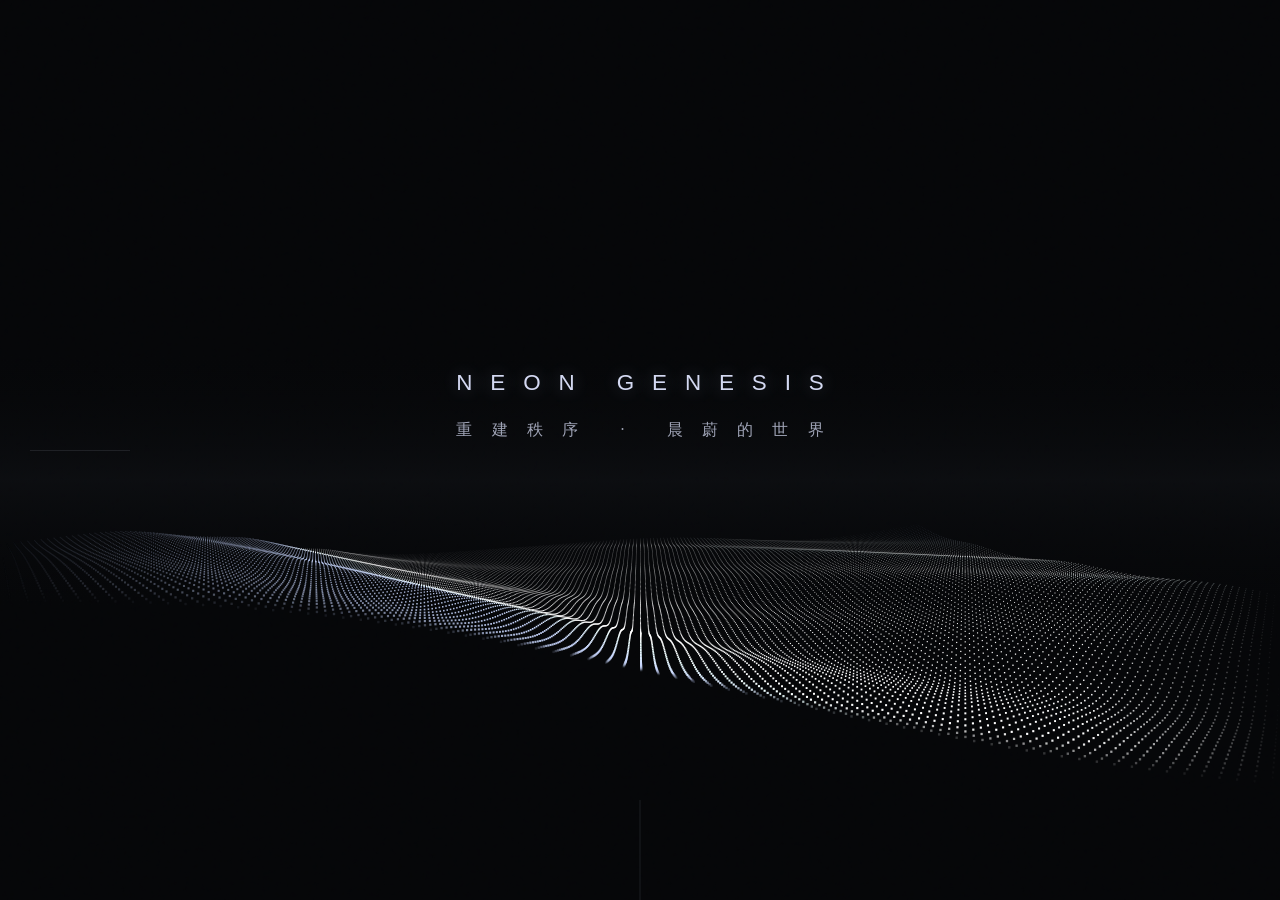
<file: index.html>
<!DOCTYPE html>
<html lang="zh-CN">
<head>
    <meta charset="UTF-8">
    <meta name="viewport" content="width=device-width, initial-scale=1.0">
    <title>Site Under Construction</title>
    <style>
        body, html {
            margin: 0; padding: 0; width: 100%; height: 100%;
            background-color: #050608; overflow: hidden;
            font-family: 'Helvetica Neue', Helvetica, Arial, sans-serif;
        }

        /* 噪点层 */
        #noise-layer {
            position: fixed; top: 0; left: 0; width: 100%; height: 100%;
            z-index: 50; pointer-events: none; opacity: 0.07;
            background-image: url("data:image/svg+xml,%3Csvg viewBox='0 0 200 200' xmlns='http://www.w3.org/2000/svg'%3E%3Cfilter id='noiseFilter'%3E%3CfeTurbulence type='fractalNoise' baseFrequency='0.8' numOctaves='3' stitchTiles='stitch'/%3E%3C/filter%3E%3Crect width='100%25' height='100%25' filter='url(%23noiseFilter)'/%3E%3C/svg%3E");
            mix-blend-mode: overlay;
        }

        #world-canvas { display: block; position: absolute; top: 0; left: 0; z-index: 1; }
        .ui-layer { position: fixed; top: 0; left: 0; width: 100%; height: 100%; z-index: 100; pointer-events: none; }

        .center-content {
            position: absolute; top: 45%; left: 50%;
            transform: translate(-50%, -50%);
            text-align: center; width: 100%;
            mix-blend-mode: hard-light;
        }

        h1 {
            font-weight: 300; font-size: 1.4rem; color: #e0e5ff;
            text-transform: uppercase; margin: 0 0 1.5rem 0; opacity: 0.95;
            letter-spacing: 0.8em; text-indent: 0.8em;
            text-shadow: 0 0 20px rgba(200, 220, 255, 0.4);
        }

        .subtitle-cn {
            font-family: "Songti SC", "Noto Serif SC", "STSong", "SimSun", serif;
            font-weight: 400; font-size: 1rem; color: rgba(224, 229, 255, 0.7);
            letter-spacing: 1.2em; text-indent: 1.2em;
        }

        .line { position: absolute; background: rgba(220, 230, 255, 0.1); }
        .l-vert { width: 1px; height: 100px; left: 50%; bottom: 0; transform: translateX(-50%); }
        .l-hori { width: 100px; height: 1px; top: 50%; left: 30px; }
    </style>
</head>
<body>
    <div id="noise-layer"></div>
    <canvas id="world-canvas"></canvas>
    
    <div class="ui-layer">
        <div class="line l-vert"></div>
        <div class="line l-hori"></div>
        <div class="center-content">
            <h1>NEON GENESIS</h1>
            <div class="subtitle-cn">重建秩序 · 晨蔚的世界</div>
        </div>
    </div>

    <script>
        const canvas = document.getElementById('world-canvas');
        const ctx = canvas.getContext('2d');
        let width, height;

        const CONFIG = {
            gridSize: 18,       // 高密度
            viewDistance: 160,  // 高视距
            speed: 0.8,
            fov: 650,
            nearFadeLimit: 100, 
            farFadeLimit: 3000,
            sideFadeMargin: 200, // 【新配置】两侧边缘渐变区域宽度 (像素)
            cameraHeight: 200
        };

        let flightOffset = 0;

        function resize() {
            width = window.innerWidth;
            height = window.innerHeight;
            canvas.width = width;
            canvas.height = height;
        }
        window.addEventListener('resize', resize);
        resize();

        // 数学沙丘模型
        function getDuneHeight(x, z) {
            let y = Math.sin(x * 0.001 + z * 0.0008) * 80;
            y += Math.sin(x * 0.0025 + z * 0.002 + 100) * 35;
            y += Math.sin(x * 0.005 + z * 0.01) * 5;
            return y * 1.2; 
        }

        function draw() {
            ctx.fillStyle = "#050608";
            ctx.fillRect(0, 0, width, height);

            flightOffset -= CONFIG.speed;
            let gridShift = flightOffset % CONFIG.gridSize;
            const horizonY = height * 0.55;

            // 氛围光
            const gradient = ctx.createLinearGradient(0, horizonY - 150, 0, horizonY + 120);
            gradient.addColorStop(0, "rgba(0,0,0,0)");
            gradient.addColorStop(0.5, "rgba(200, 220, 255, 0.03)"); 
            gradient.addColorStop(1, "rgba(0,0,0,0)");
            ctx.fillStyle = gradient;
            ctx.fillRect(0, horizonY - 150, width, 270);

            // 增加列数以确保覆盖到屏幕外，供渐变使用
            const cols = Math.ceil(width / CONFIG.gridSize * 1.8) + 40; 
            const rows = CONFIG.viewDistance;
            const cx = width / 2;
            const cy = horizonY;

            for (let z = 0; z < rows; z++) {
                let localZ = z * CONFIG.gridSize + gridShift;
                if (localZ <= 0 || localZ > CONFIG.farFadeLimit) continue;

                const scale = CONFIG.fov / (CONFIG.fov + localZ);
                
                // --- 纵向透明度计算 (远近) ---
                let distRatio = localZ / CONFIG.farFadeLimit;
                let opacityFar = 1 - Math.pow(distRatio, 2); 
                let opacityNear = 1;
                if (localZ < CONFIG.nearFadeLimit) opacityNear = localZ / CONFIG.nearFadeLimit; 
                let opacityDepth = opacityFar * opacityNear; // 合并远近透明度

                for (let x = -cols/2; x < cols/2; x++) {
                    let worldX = x * CONFIG.gridSize;
                    let absoluteZ = z * CONFIG.gridSize + flightOffset;
                    
                    let duneHeight = getDuneHeight(worldX, absoluteZ);
                    let worldY = CONFIG.cameraHeight + duneHeight;

                    let screenX = cx + worldX * scale;
                    let screenY = cy + worldY * scale;

                    // --- 【核心修改】横向透明度计算 (两侧边缘) ---
                    // 计算粒子距离左右屏幕边缘的距离
                    let distToLeft = screenX;
                    let distToRight = width - screenX;
                    // 取最近边缘的距离
                    let closestEdgeDist = Math.min(distToLeft, distToRight);

                    let opacitySide = 1.0;
                    // 如果进入了边缘渐变区 (比如距离边缘小于 200px)
                    if (closestEdgeDist < CONFIG.sideFadeMargin) {
                        // 计算渐变比例 (距离越近越透明)
                        opacitySide = closestEdgeDist / CONFIG.sideFadeMargin;
                        // 确保不小于0
                        opacitySide = Math.max(0, opacitySide);
                    }

                    // --- 最终透明度合成 ---
                    // 深度透明度 * 横向透明度
                    let finalAlpha = opacityDepth * opacitySide;

                    // 性能优化：剔除几乎透明的粒子
                    if (finalAlpha < 0.01) continue;
                    
                    let size = Math.max(0.6, 2.5 * scale);
                    let brightness = 1 + (duneHeight / 150); 
                    
                    let r = 200 * brightness; let g = 215 * brightness; let b = 255 * brightness;
                    r = r > 255 ? 255 : (r < 0 ? 0 : r);
                    g = g > 255 ? 255 : (g < 0 ? 0 : g);
                    b = b > 255 ? 255 : (b < 0 ? 0 : b);

                    ctx.fillStyle = `rgba(${r}, ${g}, ${b}, ${finalAlpha})`;
                    ctx.fillRect(screenX, screenY, size, size);
                }
            }
            requestAnimationFrame(draw);
        }
        draw();
    </script>
</body>
</html>
</file>
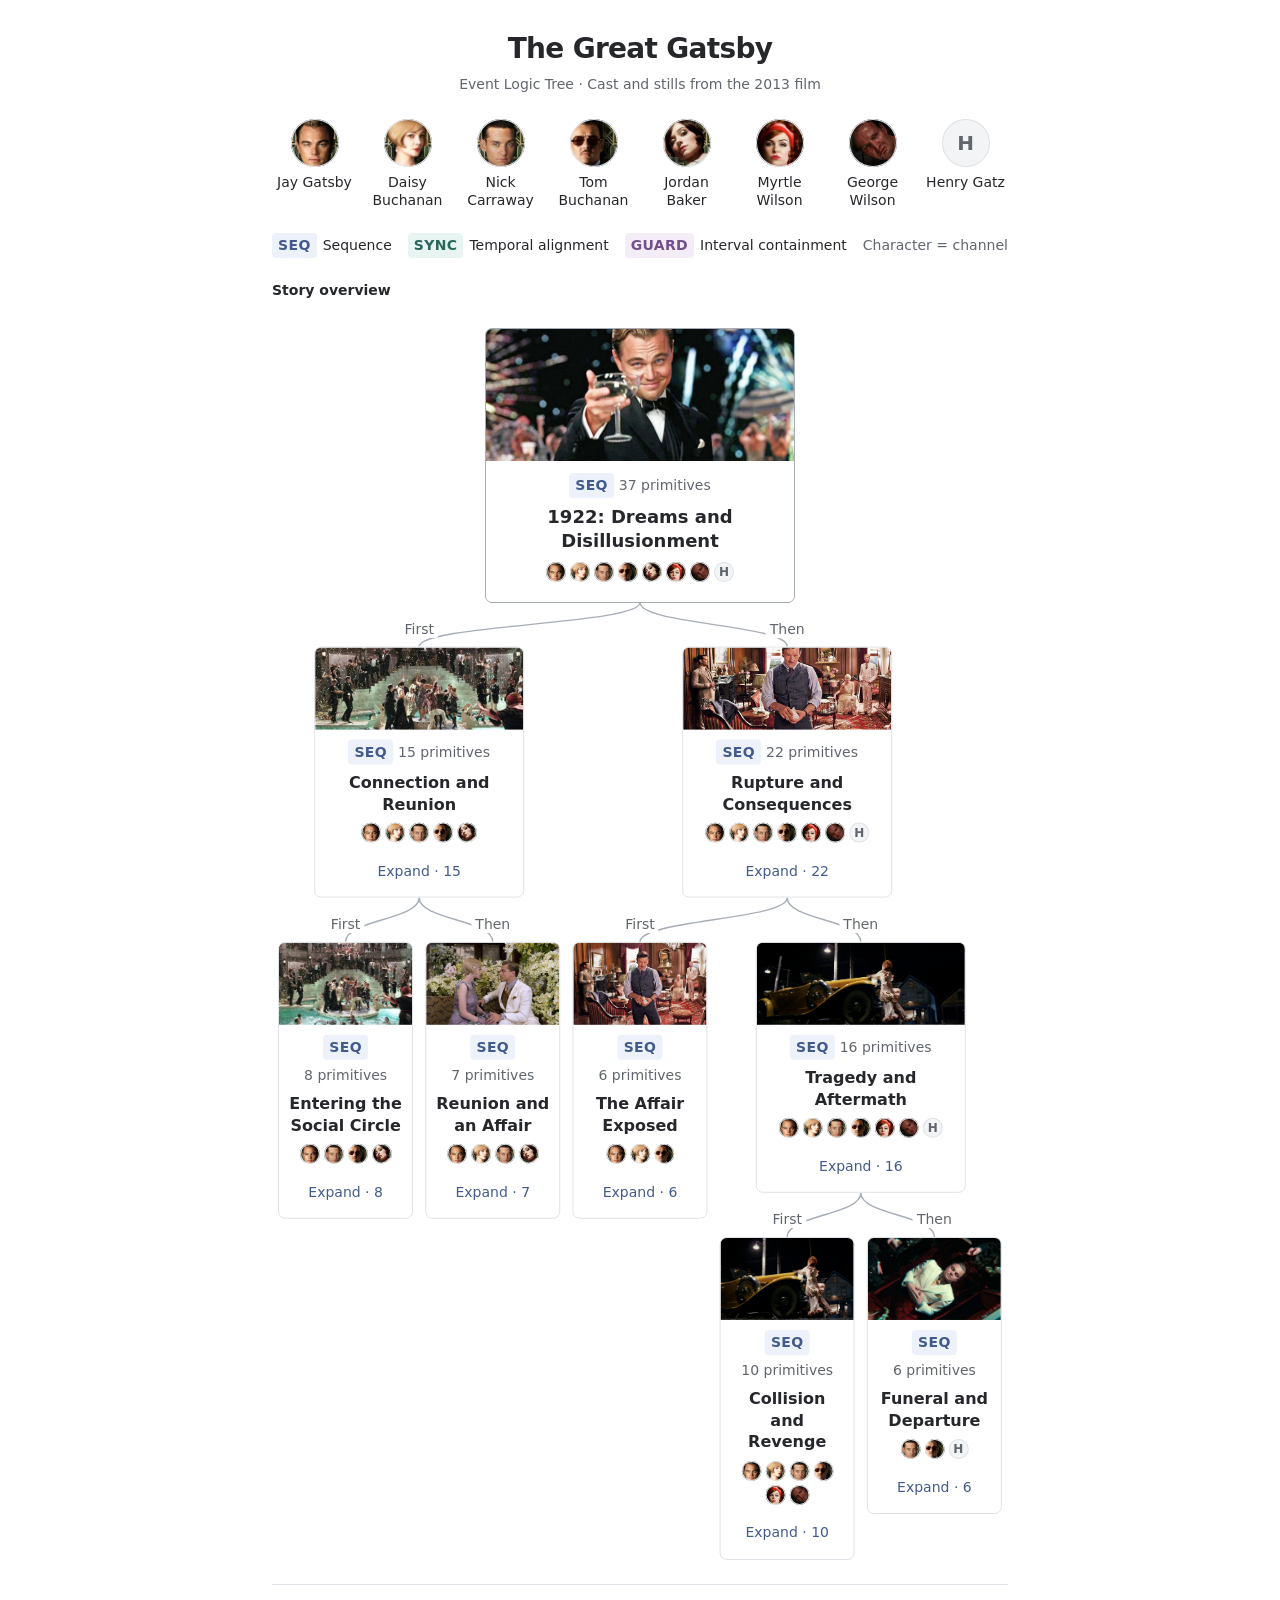
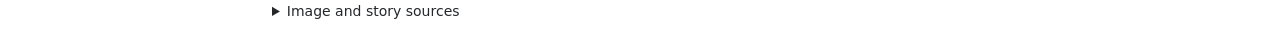
<file: projects/elt/index.html>
<!doctype html>
<html lang="en">
  <head>
    <meta charset="utf-8">
    <meta name="viewport" content="width=device-width, initial-scale=1">
    <meta name="color-scheme" content="light dark">
    <title>The Great Gatsby — Event Logic Tree</title>
    <meta name="description" content="Explore the story of The Great Gatsby through a binary Event Logic Tree, with character channels, sequences, temporal alignment, and interval containment.">
    <link rel="canonical" href="https://cw-wan.github.io/projects/elt/">
    <link rel="icon" href="data:,">
    <link rel="stylesheet" href="./styles.css">
    <script type="module" src="./renderer.js"></script>
  </head>
  <body>
    <a class="skip-link" href="#breadcrumbs">Skip to the event tree</a>
    <main class="elt-app">
      <header class="page-heading">
        <h1>The Great Gatsby</h1>
        <p class="subtitle">Event Logic Tree · Cast and stills from the 2013 film</p>
      </header>

      <section class="cast-section" aria-label="Character channels">
        <div id="cast" class="cast"></div>
      </section>

      <section class="legend" aria-label="Event logic operators">
        <button type="button" class="legend-item" data-operator="SEQ" data-tooltip="Sequence: the first child is followed by the second child.">
          <span class="operator">SEQ</span><span>Sequence</span>
        </button>
        <button type="button" class="legend-item" data-operator="SYNC" data-tooltip="Temporal alignment: two character projections of the same shared event, not independent evidence.">
          <span class="operator">SYNC</span><span>Temporal alignment</span>
        </button>
        <button type="button" class="legend-item" data-operator="GUARD" data-tooltip="Interval containment: the inner event occurs within the outer interval. Child 0 is the inner event; child 1 is the outer interval.">
          <span class="operator">GUARD</span><span>Interval containment</span>
        </button>
        <span class="channel-key">Character = channel</span>
      </section>

      <nav id="breadcrumbs" aria-label="Tree breadcrumb" tabindex="-1"></nav>
      <p id="tree-error" class="error-message" role="alert" hidden></p>
      <div id="tree-stage" aria-label="Event Logic Tree">
        <svg id="tree-edges" xmlns="http://www.w3.org/2000/svg" aria-hidden="true"></svg>
        <div id="tree-nodes"></div>
      </div>
      <p id="tree-status" class="sr-only" role="status" aria-live="polite" aria-atomic="true">Loading the event tree.</p>

      <noscript><p>JavaScript is needed to explore the tree. The complete <a href="./data/gatsby-elt.en.json">English event data</a> is also available to read.</p></noscript>

      <details id="sources" class="sources">
        <summary>Image and story sources</summary>
        <div id="source-content"></div>
      </details>
    </main>
    <div id="tooltip" class="tooltip" role="tooltip" hidden></div>
  </body>
</html>
</file>
<file: projects/elt/styles.css>
:root {
  color-scheme: light dark;
  --background: #ffffff;
  --foreground: #25272b;
  --muted: #f3f4f6;
  --muted-foreground: #61656d;
  --border: #dfe2e6;
  --connector: #a7adb6;
  --focus-ring: #3268b2;
  --font-size-base: 16px;
  --viz-series-1: #edf1fa;
  --viz-series-2: #e8f4f1;
  --viz-series-3: #f4edf8;
  --viz-ink-1: #435b8c;
  --viz-ink-2: #28675a;
  --viz-ink-3: #72508a;
}

@media (prefers-color-scheme: dark) {
  :root {
    --background: #202124;
    --foreground: #edeef0;
    --muted: #2b2d32;
    --muted-foreground: #b1b5bd;
    --border: #41454c;
    --connector: #707783;
    --focus-ring: #9dbdff;
    --viz-series-1: #303b52;
    --viz-series-2: #28433e;
    --viz-series-3: #46344f;
    --viz-ink-1: #bdcfff;
    --viz-ink-2: #a4d8ca;
    --viz-ink-3: #d9b9ef;
  }
}

* { box-sizing: border-box; }
html { font-size: 100%; }
body {
  margin: 0;
  background: var(--background);
  color: var(--foreground);
  font-family: system-ui, -apple-system, BlinkMacSystemFont, "Segoe UI", sans-serif;
  line-height: 1.5;
  -webkit-text-size-adjust: 100%;
}
button, input, select, textarea { font: inherit; }
button { color: inherit; }
button, summary { -webkit-tap-highlight-color: transparent; }
button, a, summary { touch-action: manipulation; }
button { cursor: pointer; }
a { color: var(--viz-ink-1); text-underline-offset: 3px; }
a:hover { text-decoration-thickness: 2px; }
button:focus-visible, a:focus-visible, summary:focus-visible, [tabindex]:focus-visible {
  outline: 2px solid var(--focus-ring);
  outline-offset: 3px;
}
[hidden] { display: none !important; }
.elt-app { width: min(736px, calc(100% - 24px)); margin: 0 auto; padding: 32px 0 24px; container-type: inline-size; }
.page-heading { margin-bottom: 24px; text-align: center; }
.page-heading h1 { margin: 0; font-size: 1.75rem; line-height: 1.2; font-weight: 650; letter-spacing: -.025em; }
.subtitle { margin: 8px 0 0; color: var(--muted-foreground); font-size: .875rem; }
.cast { display: grid; grid-template-columns: repeat(8, minmax(0, 1fr)); gap: 12px 8px; }
.cast-member { display: flex; align-items: center; flex-direction: column; gap: 6px; min-width: 0; text-align: center; }
.cast-name { max-width: 100%; font-size: .875rem; line-height: 1.3; overflow-wrap: break-word; }
.portrait {
  display: inline-flex;
  flex: 0 0 auto;
  align-items: center;
  justify-content: center;
  width: 56px;
  height: 56px;
  overflow: hidden;
  border-radius: 50%;
  background-color: var(--muted);
  background-repeat: no-repeat;
  background-size: 230% auto;
  background-position: center top;
  box-shadow: inset 0 0 0 1px var(--border);
  color: var(--muted-foreground);
  font-size: 1.25rem;
  font-weight: 600;
}
.portrait[data-channel="M"] { background-position: center 6%; }
.portrait[data-channel="W"] { background-size: 280% auto; background-position: 26% center; }
.cast .portrait { width: 48px; height: 48px; }
.portrait.mini { width: 20px; height: 20px; font-size: .75rem; }
.legend { display: flex; flex-wrap: wrap; justify-content: center; align-items: center; gap: 10px 16px; margin: 24px 0 22px; }
.legend-item { display: inline-flex; align-items: center; gap: 6px; padding: 0; border: 0; background: transparent; font-size: .875rem; }
.legend-item:hover .operator { outline: 1px solid currentColor; }
.channel-key { color: var(--muted-foreground); font-size: .875rem; }
.operator { display: inline-block; border: 0; border-radius: 4px; padding: 2px 6px; font-size: .875rem; line-height: 1.5; font-weight: 650; letter-spacing: .025em; background: var(--muted); }
[data-operator="SEQ"] .operator, .operator[data-operator="SEQ"] { background: var(--viz-series-1); color: var(--viz-ink-1); }
[data-operator="SYNC"] .operator, .operator[data-operator="SYNC"] { background: var(--viz-series-2); color: var(--viz-ink-2); }
[data-operator="GUARD"] .operator, .operator[data-operator="GUARD"] { background: var(--viz-series-3); color: var(--viz-ink-3); }
#breadcrumbs { position: relative; z-index: 3; margin-bottom: 20px; min-height: 28px; }
.breadcrumb-list { display: flex; flex-wrap: wrap; align-items: center; gap: 4px 8px; margin: 0; padding: 0; list-style: none; font-size: .875rem; }
.breadcrumb-list > li { display: flex; align-items: center; gap: 8px; min-width: 0; }
.breadcrumb-list > li + li::before { content: "/"; color: var(--muted-foreground); }
.breadcrumb-list button, .breadcrumb-list summary { padding: 3px 0; border: 0; background: transparent; text-align: left; line-height: 1.4; }
.breadcrumb-list button { color: var(--muted-foreground); }
.breadcrumb-list button:hover { color: var(--foreground); text-decoration: underline; text-underline-offset: 3px; }
.breadcrumb-list [aria-current="page"] { color: var(--foreground); font-weight: 600; }
.breadcrumb-overflow { position: relative; }
.breadcrumb-overflow summary { cursor: pointer; list-style: none; }
.breadcrumb-overflow summary::-webkit-details-marker { display: none; }
.breadcrumb-overflow > ul, .breadcrumb-overflow > ol {
  position: absolute; z-index: 5; top: 100%; left: 0; margin: 4px 0 0; padding: 8px 12px; list-style: none; width: min(260px, 66vw); border: 1px solid var(--border); border-radius: 6px; background: var(--background); box-shadow: 0 6px 20px #0002;
}
.breadcrumb-overflow li + li { margin-top: 4px; }
#tree-stage { position: relative; width: 100%; min-height: 80px; isolation: isolate; }
#tree-edges { position: absolute; inset: 0; width: 100%; height: 100%; pointer-events: none; overflow: visible; }
#tree-edges path { fill: none; stroke: var(--connector); stroke-width: 1.4; }
#tree-nodes { position: absolute; inset: 0; }
.tree-node {
  position: absolute;
  top: 0;
  left: 0;
  overflow: hidden;
  border: 1px solid var(--border);
  border-radius: 7px;
  background: var(--background);
  text-align: center;
}
.tree-node[data-positioned] { transition: transform 180ms ease; }
.tree-node.is-focus { border-color: var(--connector); }
.scene { display: block; width: 100%; height: 82px; object-fit: cover; overflow: hidden; }
.scene img { display: block; width: 100%; height: 100%; object-fit: cover; }
.is-focus .scene { height: 132px; }
.node-body { padding: 10px; }
.is-focus .node-body { padding: 12px; }
.node-meta { display: flex; flex-wrap: wrap; align-items: center; justify-content: center; gap: 5px; color: var(--muted-foreground); font-size: .875rem; }
.node-title { margin: 7px 0 8px; font-size: 1rem; line-height: 1.35; font-weight: 600; overflow-wrap: break-word; }
.is-focus .node-title { font-size: 1.125rem; }
.node-id { display: block; margin: 8px 0; font-size: .8125rem; color: var(--muted-foreground); overflow-wrap: anywhere; }
.is-primitive .portrait { margin: 2px auto 6px; }
.is-primitive.is-focus .portrait { width: 84px; height: 84px; }
.participants { display: flex; flex-wrap: wrap; align-items: center; justify-content: center; gap: 4px; margin: 8px 0; }
.predicate { margin: 12px 0; font-size: 1rem; line-height: 1.55; text-align: left; overflow-wrap: break-word; }
.is-primitive.is-focus .predicate { font-size: 1.125rem; }
.node-action { margin-top: 4px; }
.btn { display: inline-flex; align-items: center; justify-content: center; min-height: 32px; max-width: 100%; padding: 5px 8px; border: 1px solid var(--border); border-radius: 5px; background: var(--muted); font-size: .875rem; line-height: 1.35; text-decoration: none; }
.btn-ghost { border-color: transparent; background: transparent; color: var(--viz-ink-1); }
.btn:hover { background: var(--muted); }
.node-body > a { font-size: .875rem; }
.edge-label { position: absolute; transform: translate(-50%, -50%); padding: 0 4px; border-radius: 3px; background: var(--background); color: var(--muted-foreground); font-size: .875rem; line-height: 1.3; text-align: center; pointer-events: none; white-space: nowrap; }
.sources { margin-top: 24px; padding-top: 16px; border-top: 1px solid var(--border); color: var(--muted-foreground); font-size: .875rem; }
.sources summary { width: fit-content; max-width: 100%; cursor: pointer; font-weight: 500; color: var(--foreground); }
#source-content { margin-top: 12px; }
#source-content p { margin: 10px 0; }
#source-content ul { padding-left: 20px; }
#source-content li { margin: 6px 0; }
#source-content a { overflow-wrap: anywhere; }
.text-small { font-size: .875rem; }
.text-muted { color: var(--muted-foreground); }
.cursor-interaction { cursor: pointer; }
.error-message { border: 1px solid var(--border); padding: 16px; border-radius: 6px; }
.tooltip { position: fixed; z-index: 20; max-width: min(300px, calc(100vw - 24px)); padding: 9px 12px; border: 1px solid var(--border); border-radius: 6px; color: var(--foreground); background: var(--background); font-size: .875rem; line-height: 1.4; box-shadow: 0 4px 16px #0002; pointer-events: none; }
.sr-only { position: absolute; width: 1px; height: 1px; padding: 0; margin: -1px; overflow: hidden; clip: rect(0, 0, 0, 0); white-space: nowrap; border: 0; }
.skip-link { position: fixed; z-index: 30; top: 8px; left: 8px; padding: 8px 12px; border-radius: 4px; background: var(--background); transform: translateY(-150%); }
.skip-link:focus { transform: translateY(0); }
.skip-link:not(:focus) { clip-path: inset(50%); }
@media (max-width: 559px) {
  .elt-app { padding-top: 24px; }
}
@container (max-width: 559px) {
  .cast { grid-template-columns: repeat(4, minmax(0, 1fr)); gap: 14px 8px; }
  .legend { justify-content: flex-start; column-gap: 12px; }
  .is-focus .scene { height: 112px; }
  .page-heading h1 { font-size: 1.625rem; }
  .node-body { padding: 9px 7px; }
}
@media (prefers-reduced-motion: reduce) {
  *, *::before, *::after { scroll-behavior: auto !important; transition: none !important; animation: none !important; }
}
</file>
